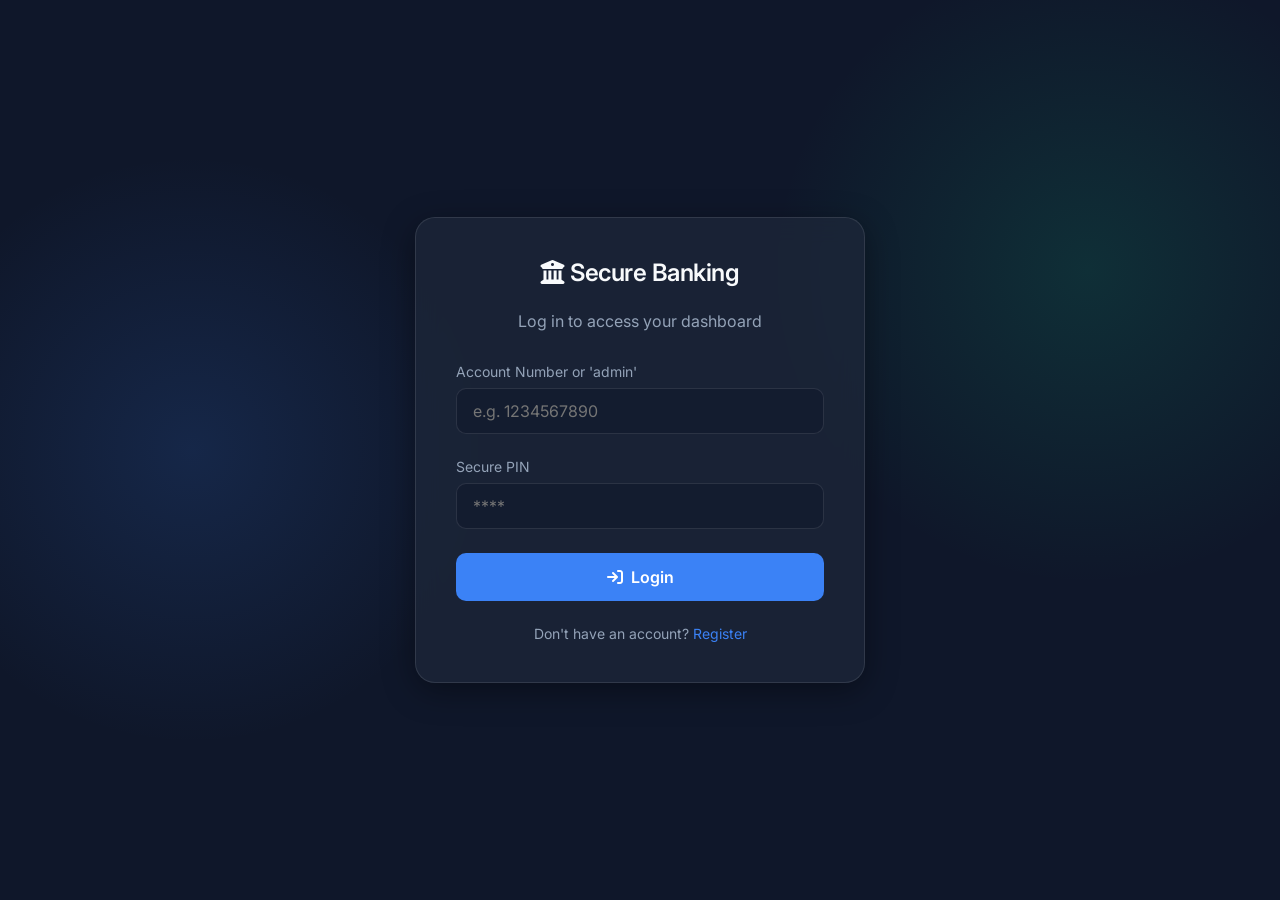
<file: templates/index.html>
<!DOCTYPE html>
<html lang="en">
<head>
    <meta charset="UTF-8">
    <meta name="viewport" content="width=device-width, initial-scale=1.0">
    <title>Bank Management System - Login</title>
    <!-- Use Google Fonts -->
    <link href="https://fonts.googleapis.com/css2?family=Inter:wght@300;400;500;600;700&display=swap" rel="stylesheet">
    <!-- Use FontAwesome for icons -->
    <link rel="stylesheet" href="https://cdnjs.cloudflare.com/ajax/libs/font-awesome/6.4.0/css/all.min.css">
    <link rel="stylesheet" href="/static/style.css">
</head>
<body>

    <div class="glass-panel" id="loginPanel">
        <h2><i class="fa-solid fa-building-columns"></i> Secure Banking</h2>
        <p style="text-align: center; color: var(--text-secondary); margin-bottom: 2rem;">Log in to access your dashboard</p>
        
        <form id="loginForm">
            <div class="form-group">
                <label for="accountNo">Account Number or 'admin'</label>
                <input type="text" id="accountNo" class="form-control" required placeholder="e.g. 1234567890">
            </div>
            <div class="form-group">
                <label for="pin">Secure PIN</label>
                <input type="password" id="pin" class="form-control" required placeholder="****">
            </div>
            
            <button type="submit" class="btn">
                <i class="fa-solid fa-arrow-right-to-bracket"></i> Login
            </button>
        </form>
        
        <div style="text-align: center; margin-top: 1.5rem;">
            <p style="font-size: 0.875rem; color: var(--text-secondary);">
                Don't have an account? 
                <a href="#" id="showRegister" style="color: var(--accent-color); text-decoration: none;">Register</a>
            </p>
        </div>
    </div>

    <!-- Registration Panel (Hidden by default) -->
    <div class="glass-panel hidden" id="registerPanel">
        <h2><i class="fa-solid fa-user-plus"></i> Open Account</h2>
        
        <form id="registerForm">
            <div class="form-group">
                <label for="regName">Full Name</label>
                <input type="text" id="regName" class="form-control" required>
            </div>
            <div class="form-group">
                <label for="regMobile">Mobile Number</label>
                <input type="tel" id="regMobile" class="form-control" required>
            </div>
            <div class="form-group">
                <label for="regEmail">Email Address</label>
                <input type="email" id="regEmail" class="form-control" required>
            </div>
            <div class="form-group">
                <label for="regPin">4-Digit PIN</label>
                <input type="password" id="regPin" class="form-control" required pattern="\d{4}" title="Must be exactly 4 digits">
            </div>
            
            <button type="submit" class="btn">
                <i class="fa-solid fa-check"></i> Register
            </button>
        </form>
        
        <div style="text-align: center; margin-top: 1.5rem;">
            <p style="font-size: 0.875rem; color: var(--text-secondary);">
                Already have an account? 
                <a href="#" id="showLogin" style="color: var(--accent-color); text-decoration: none;">Login</a>
            </p>
        </div>
    </div>

    <!-- OTP Modal -->
    <div class="modal" id="otpModal">
        <div class="modal-content">
            <h3><i class="fa-solid fa-shield-halved"></i> OTP Verification</h3>
            <p style="color: var(--text-secondary); margin-bottom: 1.5rem; font-size: 0.875rem;">
                A one-time password has been sent to your registered email (Check terminal).
            </p>
            <div class="form-group">
                <label>Enter 6-Digit OTP</label>
                <input type="text" id="otpInput" class="form-control" maxlength="6">
            </div>
            <button id="verifyOtpBtn" class="btn" style="margin-bottom: 0.5rem;">Verify & Proceed</button>
            <button id="cancelOtpBtn" class="btn btn-secondary">Cancel</button>
        </div>
    </div>

    <script src="/static/main.js"></script>
</body>
</html>
</file>
<file: static/style.css>
:root {
  --bg-color: #0f172a;
  --panel-bg: rgba(30, 41, 59, 0.7);
  --panel-border: rgba(255, 255, 255, 0.1);
  --text-primary: #f8fafc;
  --text-secondary: #94a3b8;
  --accent-color: #3b82f6;
  --accent-hover: #2563eb;
  --success-color: #10b981;
  --danger-color: #ef4444;
  --shadow: 0 8px 32px 0 rgba(0, 0, 0, 0.37);
  --font-family: 'Inter', 'Segoe UI', Tahoma, Geneva, Verdana, sans-serif;
}

* {
  margin: 0;
  padding: 0;
  box-sizing: border-box;
}

body {
  font-family: var(--font-family);
  background: var(--bg-color);
  background-image: 
    radial-gradient(circle at 15% 50%, rgba(59, 130, 246, 0.15), transparent 25%),
    radial-gradient(circle at 85% 30%, rgba(16, 185, 129, 0.15), transparent 25%);
  color: var(--text-primary);
  min-height: 100vh;
  display: flex;
  flex-direction: column;
  align-items: center;
  justify-content: center;
}

.glass-panel {
  background: var(--panel-bg);
  backdrop-filter: blur(12px);
  -webkit-backdrop-filter: blur(12px);
  border: 1px solid var(--panel-border);
  border-radius: 20px;
  box-shadow: var(--shadow);
  padding: 2.5rem;
  width: 100%;
  max-width: 450px;
  transition: transform 0.3s ease, box-shadow 0.3s ease;
}

.glass-panel:hover {
  transform: translateY(-5px);
  box-shadow: 0 12px 40px 0 rgba(0, 0, 0, 0.45);
}

h1, h2, h3 {
  color: var(--text-primary);
  margin-bottom: 1.5rem;
  text-align: center;
  font-weight: 600;
  letter-spacing: -0.5px;
}

.form-group {
  margin-bottom: 1.5rem;
  position: relative;
}

.form-group label {
  display: block;
  font-size: 0.875rem;
  color: var(--text-secondary);
  margin-bottom: 0.5rem;
}

.form-control {
  width: 100%;
  padding: 0.75rem 1rem;
  background: rgba(15, 23, 42, 0.5);
  border: 1px solid var(--panel-border);
  border-radius: 10px;
  color: var(--text-primary);
  font-family: var(--font-family);
  font-size: 1rem;
  transition: all 0.3s ease;
}

.form-control:focus {
  outline: none;
  border-color: var(--accent-color);
  box-shadow: 0 0 0 3px rgba(59, 130, 246, 0.2);
}

.btn {
  width: 100%;
  padding: 0.875rem;
  border: none;
  border-radius: 10px;
  background: var(--accent-color);
  color: white;
  font-size: 1rem;
  font-weight: 600;
  cursor: pointer;
  transition: all 0.3s ease;
  font-family: var(--font-family);
  display: flex;
  justify-content: center;
  align-items: center;
  gap: 0.5rem;
}

.btn:hover {
  background: var(--accent-hover);
  transform: translateY(-2px);
}

.btn-secondary {
  background: rgba(255, 255, 255, 0.1);
  color: var(--text-primary);
}

.btn-secondary:hover {
  background: rgba(255, 255, 255, 0.15);
}

.btn-danger {
  background: var(--danger-color);
}
.btn-danger:hover {
  background: #dc2626;
}

.dashboard-container {
  max-width: 1000px;
  width: 90%;
  margin: 2rem auto;
}

.dashboard-header {
  display: flex;
  justify-content: space-between;
  align-items: center;
  margin-bottom: 2rem;
}

.balance-card {
  background: linear-gradient(135deg, rgba(59,130,246,0.2) 0%, rgba(37,99,235,0.1) 100%);
  border: 1px solid rgba(59, 130, 246, 0.3);
  border-radius: 16px;
  padding: 2rem;
  margin-bottom: 2rem;
  display: flex;
  justify-content: space-between;
  align-items: center;
}

.balance-amount {
  font-size: 2.5rem;
  font-weight: 700;
  color: var(--text-primary);
  margin-top: 0.5rem;
}

.grid-cards {
  display: grid;
  grid-template-columns: repeat(auto-fit, minmax(250px, 1fr));
  gap: 1.5rem;
  margin-bottom: 2rem;
}

.action-card {
  padding: 1.5rem;
  text-align: center;
  cursor: pointer;
}

.action-card i {
  font-size: 2rem;
  color: var(--accent-color);
  margin-bottom: 1rem;
}

table {
  width: 100%;
  border-collapse: collapse;
  margin-top: 1rem;
}

th, td {
  padding: 1rem;
  text-align: left;
  border-bottom: 1px solid var(--panel-border);
}

th {
  color: var(--text-secondary);
  font-weight: 500;
  font-size: 0.875rem;
  text-transform: uppercase;
  letter-spacing: 0.05em;
}

tr:hover td {
  background: rgba(255, 255, 255, 0.02);
}

.badge {
  padding: 0.25rem 0.75rem;
  border-radius: 9999px;
  font-size: 0.75rem;
  font-weight: 600;
}

.badge-success { background: rgba(16, 185, 129, 0.2); color: var(--success-color); }
.badge-warning { background: rgba(245, 158, 11, 0.2); color: #f59e0b; }
.badge-danger { background: rgba(239, 68, 68, 0.2); color: var(--danger-color); }

.hidden {
  display: none !important;
}

.modal {
  position: fixed;
  top: 0;
  left: 0;
  width: 100%;
  height: 100%;
  background: rgba(0, 0, 0, 0.6);
  backdrop-filter: blur(4px);
  display: flex;
  align-items: center;
  justify-content: center;
  z-index: 1000;
  opacity: 0;
  pointer-events: none;
  transition: opacity 0.3s ease;
}

.modal.active {
  opacity: 1;
  pointer-events: all;
}

.modal-content {
  background: var(--bg-color);
  border: 1px solid var(--panel-border);
  padding: 2rem;
  border-radius: 16px;
  width: 90%;
  max-width: 400px;
  transform: translateY(-20px);
  transition: transform 0.3s ease;
}

.modal.active .modal-content {
  transform: translateY(0);
}
</file>
